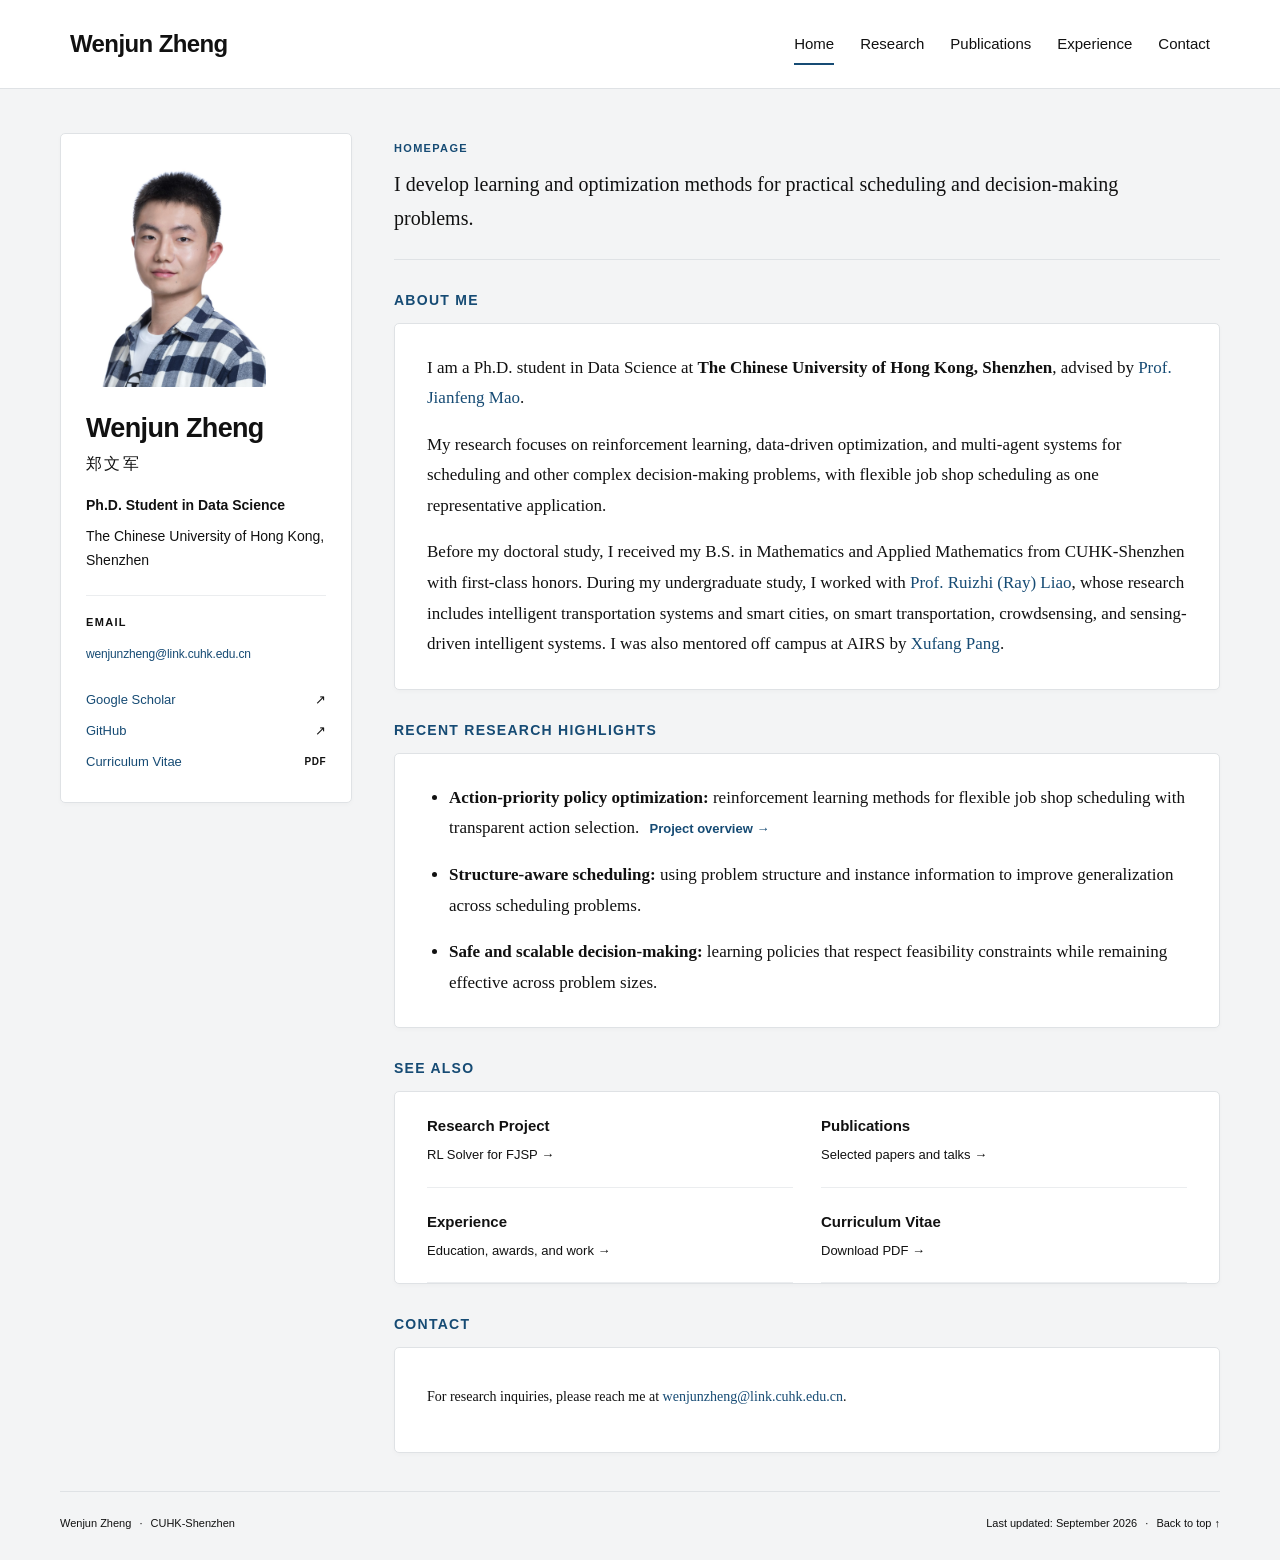
<file: index.html>
<!DOCTYPE html>
<html lang="en">
<head>
  <meta charset="UTF-8">
  <meta name="viewport" content="width=device-width, initial-scale=1.0">
  <meta name="description" content="Wenjun Zheng — Ph.D. student in Data Science at CUHK-Shenzhen, researching reinforcement learning, scheduling, and data-driven optimization.">
  <meta name="theme-color" content="#f4f5f6">
  <title>Wenjun Zheng | CUHK-Shenzhen</title>
  <link rel="stylesheet" href="styles.css?v=20260929">
</head>
<body class="homepage-page" id="top">
  <a class="skip-link" href="#main-content">Skip to content</a>
  <header class="site-header">
    <div class="header-inner">
      <a class="site-name" href="index.html">Wenjun Zheng</a>
      <nav class="site-nav" aria-label="Primary navigation">
        <a href="index.html" aria-current="page">Home</a>
        <a href="project-apdpo.html">Research</a>
        <a href="publications.html">Publications</a>
        <a href="experience.html">Experience</a>
        <a href="#contact">Contact</a>
      </nav>
    </div>
  </header>

  <div class="page-shell">
    <div class="site-layout">
      <aside class="profile-card" aria-label="Profile">
        <div class="profile-summary">
          <img class="profile-photo" src="assets/wenjun-zheng.jpg" alt="Portrait of Wenjun Zheng" width="180" height="225" fetchpriority="high">
          <div class="profile-identity">
            <h1 class="profile-name">Wenjun Zheng</h1>
            <p class="name-cn" lang="zh-CN">郑文军</p>
            <p class="profile-role">Ph.D. Student in Data Science</p>
            <p class="profile-affiliation">The Chinese University of Hong Kong, Shenzhen</p>
          </div>
        </div>
        <div class="profile-contact">
          <p class="eyebrow">Email</p>
          <a class="email-link" href="mailto:wenjunzheng@link.cuhk.edu.cn">wenjunzheng@link.cuhk.edu.cn</a>
        </div>
        <nav class="profile-links" aria-label="Academic profiles and CV">
          <a href="https://scholar.google.com/citations?user=0Aq3UvAAAAAJ&amp;hl=zh-CN" target="_blank" rel="noopener noreferrer">Google Scholar <span aria-hidden="true">↗</span></a>
          <a href="https://github.com/SimpleBoyGuy" target="_blank" rel="noopener noreferrer">GitHub <span aria-hidden="true">↗</span></a>
          <a href="assets/Wenjun_Zheng_CV.pdf" target="_blank" rel="noopener noreferrer">Curriculum Vitae <span class="link-format">PDF</span></a>
        </nav>
      </aside>

      <main class="main-content" id="main-content" tabindex="-1">
        <section class="home-intro homepage-intro" aria-labelledby="home-title">
          <h2 class="eyebrow" id="home-title">Homepage</h2>
          <p class="homepage-summary">I develop learning and optimization methods for practical scheduling and decision-making problems.</p>
        </section>

        <section class="content-section" id="about" aria-labelledby="about-title">
          <h2 class="section-label" id="about-title">About Me</h2>
          <div class="card section-card">
            <p>I am a Ph.D. student in Data Science at <strong>The Chinese University of Hong Kong, Shenzhen</strong>, advised by <a href="https://sds.cuhk.edu.cn/en/teacher/268" target="_blank" rel="noopener noreferrer">Prof. Jianfeng Mao</a>.</p>
            <p>My research focuses on reinforcement learning, data-driven optimization, and multi-agent systems for scheduling and other complex decision-making problems, with flexible job shop scheduling as one representative application.</p>
            <p>Before my doctoral study, I received my B.S. in Mathematics and Applied Mathematics from CUHK-Shenzhen with first-class honors. During my undergraduate study, I worked with <a href="https://myweb.cuhk.edu.cn/rzliao/Home/Index" target="_blank" rel="noopener noreferrer">Prof. Ruizhi (Ray) Liao</a>, whose research includes intelligent transportation systems and smart cities, on smart transportation, crowdsensing, and sensing-driven intelligent systems. I was also mentored off campus at AIRS by <a href="https://www.linkedin.com/in/%E6%97%AD%E8%8A%B3-%E5%BA%9E-0b11aa93/?locale=en" target="_blank" rel="noopener noreferrer">Xufang Pang</a>.</p>
          </div>
        </section>

        <section class="content-section" id="highlights" aria-labelledby="highlights-title">
          <h2 class="section-label" id="highlights-title">Recent Research Highlights</h2>
          <div class="card section-card">
            <ul class="highlight-list">
              <li><strong>Action-priority policy optimization:</strong> reinforcement learning methods for flexible job shop scheduling with transparent action selection. <a href="project-apdpo.html">Project overview →</a></li>
              <li><strong>Structure-aware scheduling:</strong> using problem structure and instance information to improve generalization across scheduling problems.</li>
              <li><strong>Safe and scalable decision-making:</strong> learning policies that respect feasibility constraints while remaining effective across problem sizes.</li>
            </ul>
          </div>
        </section>

        <section class="content-section" id="see-also" aria-labelledby="see-also-title">
          <h2 class="section-label" id="see-also-title">See Also</h2>
          <div class="card section-card see-also-grid">
            <a class="see-also-item" href="project-apdpo.html"><strong>Research Project</strong><span>RL Solver for FJSP →</span></a>
            <a class="see-also-item" href="publications.html"><strong>Publications</strong><span>Selected papers and talks →</span></a>
            <a class="see-also-item" href="experience.html"><strong>Experience</strong><span>Education, awards, and work →</span></a>
            <a class="see-also-item" href="assets/Wenjun_Zheng_CV.pdf" target="_blank" rel="noopener noreferrer"><strong>Curriculum Vitae</strong><span>Download PDF →</span></a>
          </div>
        </section>

        <section class="content-section" id="contact" aria-labelledby="contact-title">
          <h2 class="section-label" id="contact-title">Contact</h2>
          <div class="card section-card contact-card">
            <p>For research inquiries, please reach me at <a class="email-link" href="mailto:wenjunzheng@link.cuhk.edu.cn">wenjunzheng@link.cuhk.edu.cn</a>.</p>
          </div>
        </section>
      </main>
    </div>
    <footer class="site-footer">
      <p>Wenjun Zheng <span class="meta-separator">·</span> CUHK-Shenzhen</p>
      <p>Last updated: September 2026 <span class="meta-separator">·</span> <a href="#top">Back to top ↑</a></p>
    </footer>
  </div>
</body>
</html>
</file>
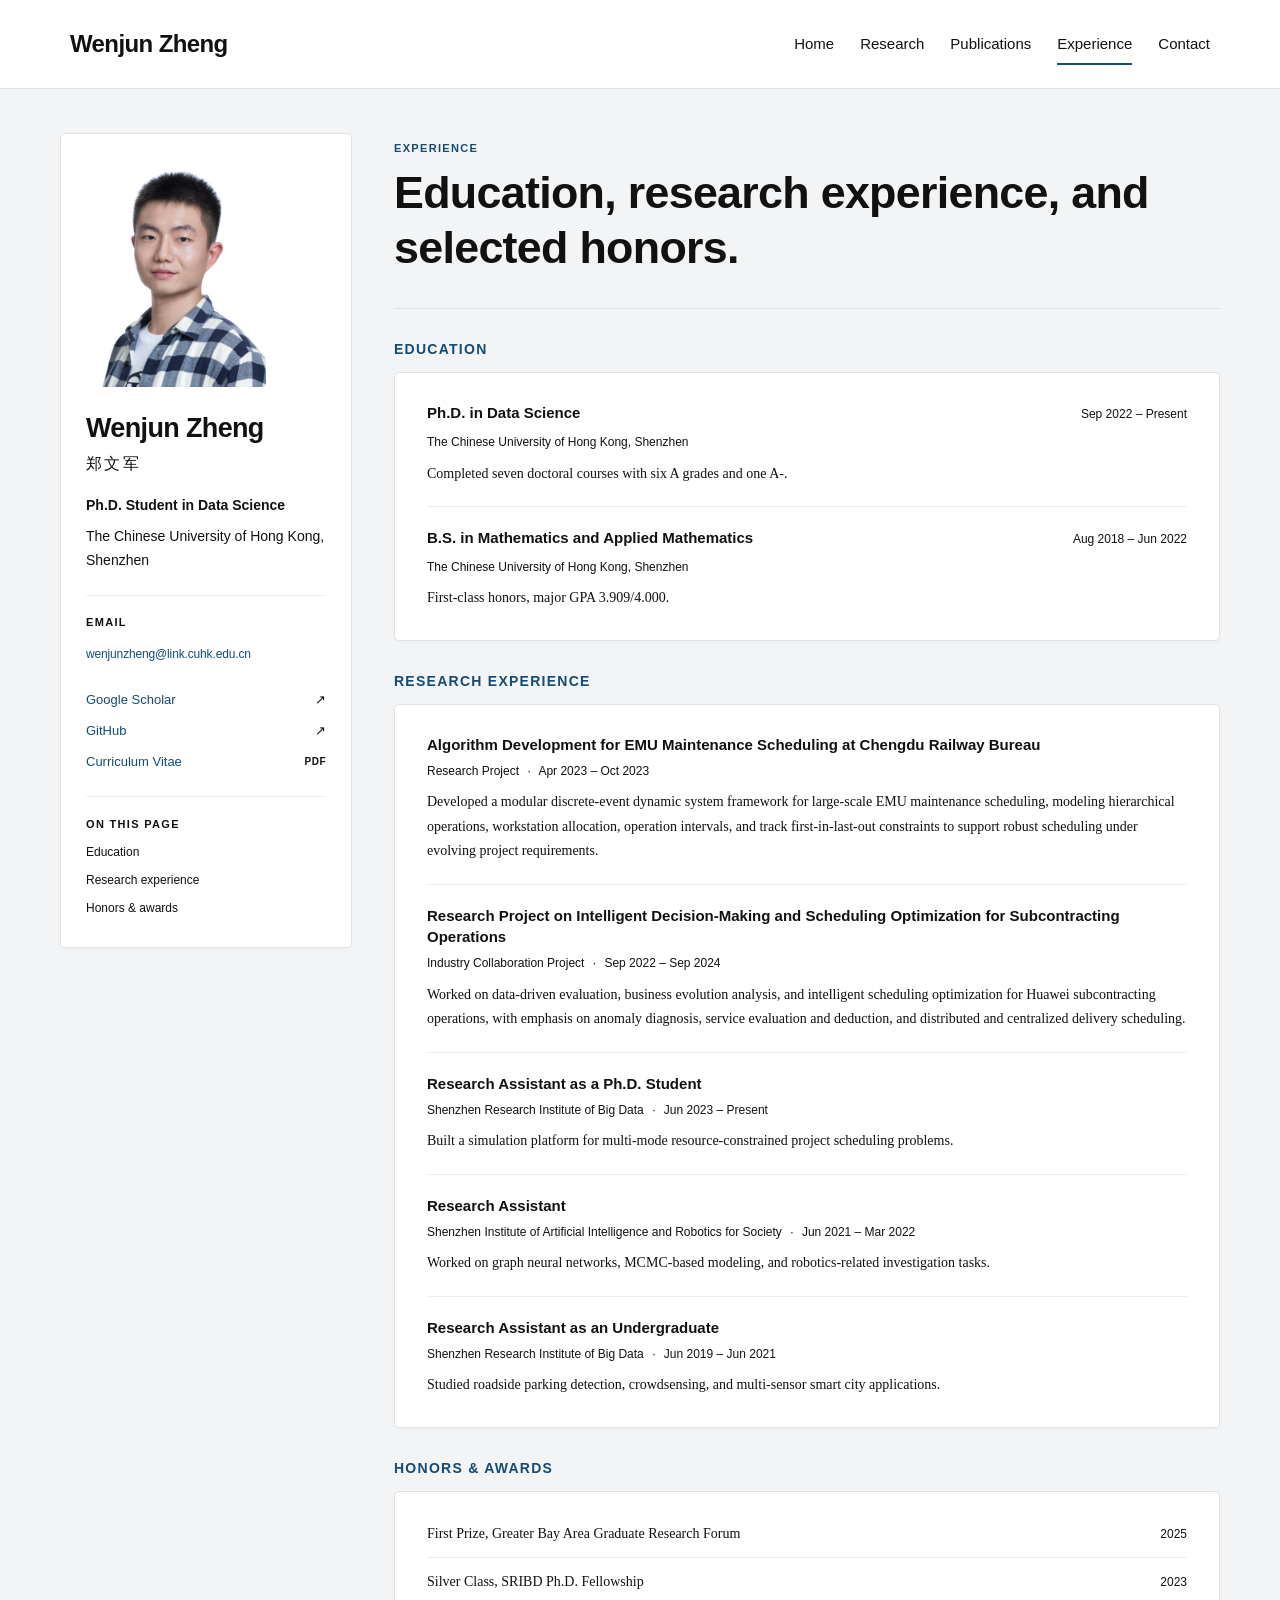
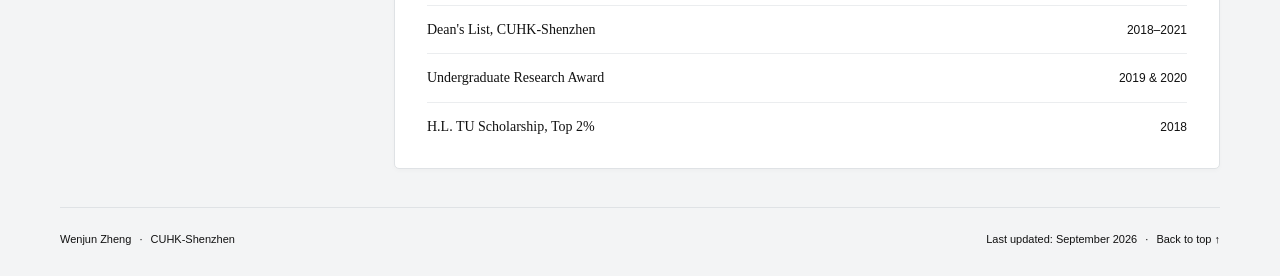
<file: experience.html>
<!DOCTYPE html>
<html lang="en">
<head>
  <meta charset="UTF-8">
  <meta name="viewport" content="width=device-width, initial-scale=1.0">
  <meta name="description" content="Education, research experience, and honors for Wenjun Zheng.">
  <title>Experience | Wenjun Zheng</title>
  <link rel="stylesheet" href="styles.css?v=20260929">
</head>
<body id="top">
  <a class="skip-link" href="#main-content">Skip to content</a>
  <header class="site-header">
    <div class="header-inner">
      <a class="site-name" href="index.html">Wenjun Zheng</a>
      <nav class="site-nav" aria-label="Primary navigation">
        <a href="index.html">Home</a>
        <a href="project-apdpo.html">Research</a>
        <a href="publications.html">Publications</a>
        <a href="experience.html" aria-current="page">Experience</a>
        <a href="index.html#contact">Contact</a>
      </nav>
    </div>
  </header>

  <div class="page-shell">
    <div class="site-layout">
      <aside class="profile-card" aria-label="Profile">
        <div class="profile-summary">
          <img class="profile-photo" src="assets/wenjun-zheng.jpg" alt="Portrait of Wenjun Zheng" width="180" height="225">
          <div class="profile-identity">
            <h1 class="profile-name">Wenjun Zheng</h1>
            <p class="name-cn" lang="zh-CN">郑文军</p>
            <p class="profile-role">Ph.D. Student in Data Science</p>
            <p class="profile-affiliation">The Chinese University of Hong Kong, Shenzhen</p>
          </div>
        </div>
        <div class="profile-contact"><p class="eyebrow">Email</p><a class="email-link" href="mailto:wenjunzheng@link.cuhk.edu.cn">wenjunzheng@link.cuhk.edu.cn</a></div>
        <nav class="profile-links" aria-label="Academic profiles and CV">
          <a href="https://scholar.google.com/citations?user=0Aq3UvAAAAAJ&amp;hl=zh-CN" target="_blank" rel="noopener noreferrer">Google Scholar <span aria-hidden="true">↗</span></a>
          <a href="https://github.com/SimpleBoyGuy" target="_blank" rel="noopener noreferrer">GitHub <span aria-hidden="true">↗</span></a>
          <a href="assets/Wenjun_Zheng_CV.pdf" target="_blank" rel="noopener noreferrer">Curriculum Vitae <span class="link-format">PDF</span></a>
        </nav>
        <nav class="profile-contents" aria-label="On this page">
          <p class="eyebrow">On this page</p>
          <a href="#education">Education</a>
          <a href="#experience">Research experience</a>
          <a href="#honors">Honors &amp; awards</a>
        </nav>
      </aside>

      <main class="main-content" id="main-content" tabindex="-1">
        <section class="home-intro" aria-labelledby="page-title">
          <p class="eyebrow">Experience</p>
          <h1 id="page-title">Education, research experience, and selected honors.</h1>
        </section>

        <section class="content-section" id="education" aria-labelledby="education-title">
          <h2 class="section-label" id="education-title">Education</h2>
          <div class="card section-card entry-list">
            <article class="entry">
              <div class="entry-heading"><h3>Ph.D. in Data Science</h3><p class="entry-date">Sep 2022 – Present</p></div>
              <p class="entry-affiliation">The Chinese University of Hong Kong, Shenzhen</p>
              <p>Completed seven doctoral courses with six A grades and one A-.</p>
            </article>
            <article class="entry">
              <div class="entry-heading"><h3>B.S. in Mathematics and Applied Mathematics</h3><p class="entry-date">Aug 2018 – Jun 2022</p></div>
              <p class="entry-affiliation">The Chinese University of Hong Kong, Shenzhen</p>
              <p>First-class honors, major GPA 3.909/4.000.</p>
            </article>
          </div>
        </section>

        <section class="content-section" id="experience" aria-labelledby="experience-title">
          <h2 class="section-label" id="experience-title">Research Experience</h2>
          <div class="card section-card entry-list">
            <article class="entry">
              <h3>Algorithm Development for EMU Maintenance Scheduling at Chengdu Railway Bureau</h3>
              <p class="entry-affiliation">Research Project <span class="meta-separator">·</span> Apr 2023 – Oct 2023</p>
              <p>Developed a modular discrete-event dynamic system framework for large-scale EMU maintenance scheduling, modeling hierarchical operations, workstation allocation, operation intervals, and track first-in-last-out constraints to support robust scheduling under evolving project requirements.</p>
            </article>
            <article class="entry">
              <h3>Research Project on Intelligent Decision-Making and Scheduling Optimization for Subcontracting Operations</h3>
              <p class="entry-affiliation">Industry Collaboration Project <span class="meta-separator">·</span> Sep 2022 – Sep 2024</p>
              <p>Worked on data-driven evaluation, business evolution analysis, and intelligent scheduling optimization for Huawei subcontracting operations, with emphasis on anomaly diagnosis, service evaluation and deduction, and distributed and centralized delivery scheduling.</p>
            </article>
            <article class="entry">
              <h3>Research Assistant as a Ph.D. Student</h3>
              <p class="entry-affiliation">Shenzhen Research Institute of Big Data <span class="meta-separator">·</span> Jun 2023 – Present</p>
              <p>Built a simulation platform for multi-mode resource-constrained project scheduling problems.</p>
            </article>
            <article class="entry">
              <h3>Research Assistant</h3>
              <p class="entry-affiliation">Shenzhen Institute of Artificial Intelligence and Robotics for Society <span class="meta-separator">·</span> Jun 2021 – Mar 2022</p>
              <p>Worked on graph neural networks, MCMC-based modeling, and robotics-related investigation tasks.</p>
            </article>
            <article class="entry">
              <h3>Research Assistant as an Undergraduate</h3>
              <p class="entry-affiliation">Shenzhen Research Institute of Big Data <span class="meta-separator">·</span> Jun 2019 – Jun 2021</p>
              <p>Studied roadside parking detection, crowdsensing, and multi-sensor smart city applications.</p>
            </article>
          </div>
        </section>

        <section class="content-section" id="honors" aria-labelledby="honors-title">
          <h2 class="section-label" id="honors-title">Honors &amp; Awards</h2>
          <div class="card section-card">
            <ul class="dated-list">
              <li><span>First Prize, Greater Bay Area Graduate Research Forum</span><span class="list-date">2025</span></li>
              <li><span>Silver Class, SRIBD Ph.D. Fellowship</span><span class="list-date">2023</span></li>
              <li><span>Dean's List, CUHK-Shenzhen</span><span class="list-date">2018–2021</span></li>
              <li><span>Undergraduate Research Award</span><span class="list-date">2019 &amp; 2020</span></li>
              <li><span>H.L. TU Scholarship, Top 2%</span><span class="list-date">2018</span></li>
            </ul>
          </div>
        </section>
      </main>
    </div>
    <footer class="site-footer">
      <p>Wenjun Zheng <span class="meta-separator">·</span> CUHK-Shenzhen</p>
      <p>Last updated: September 2026 <span class="meta-separator">·</span> <a href="#top">Back to top ↑</a></p>
    </footer>
  </div>
</body>
</html>
</file>
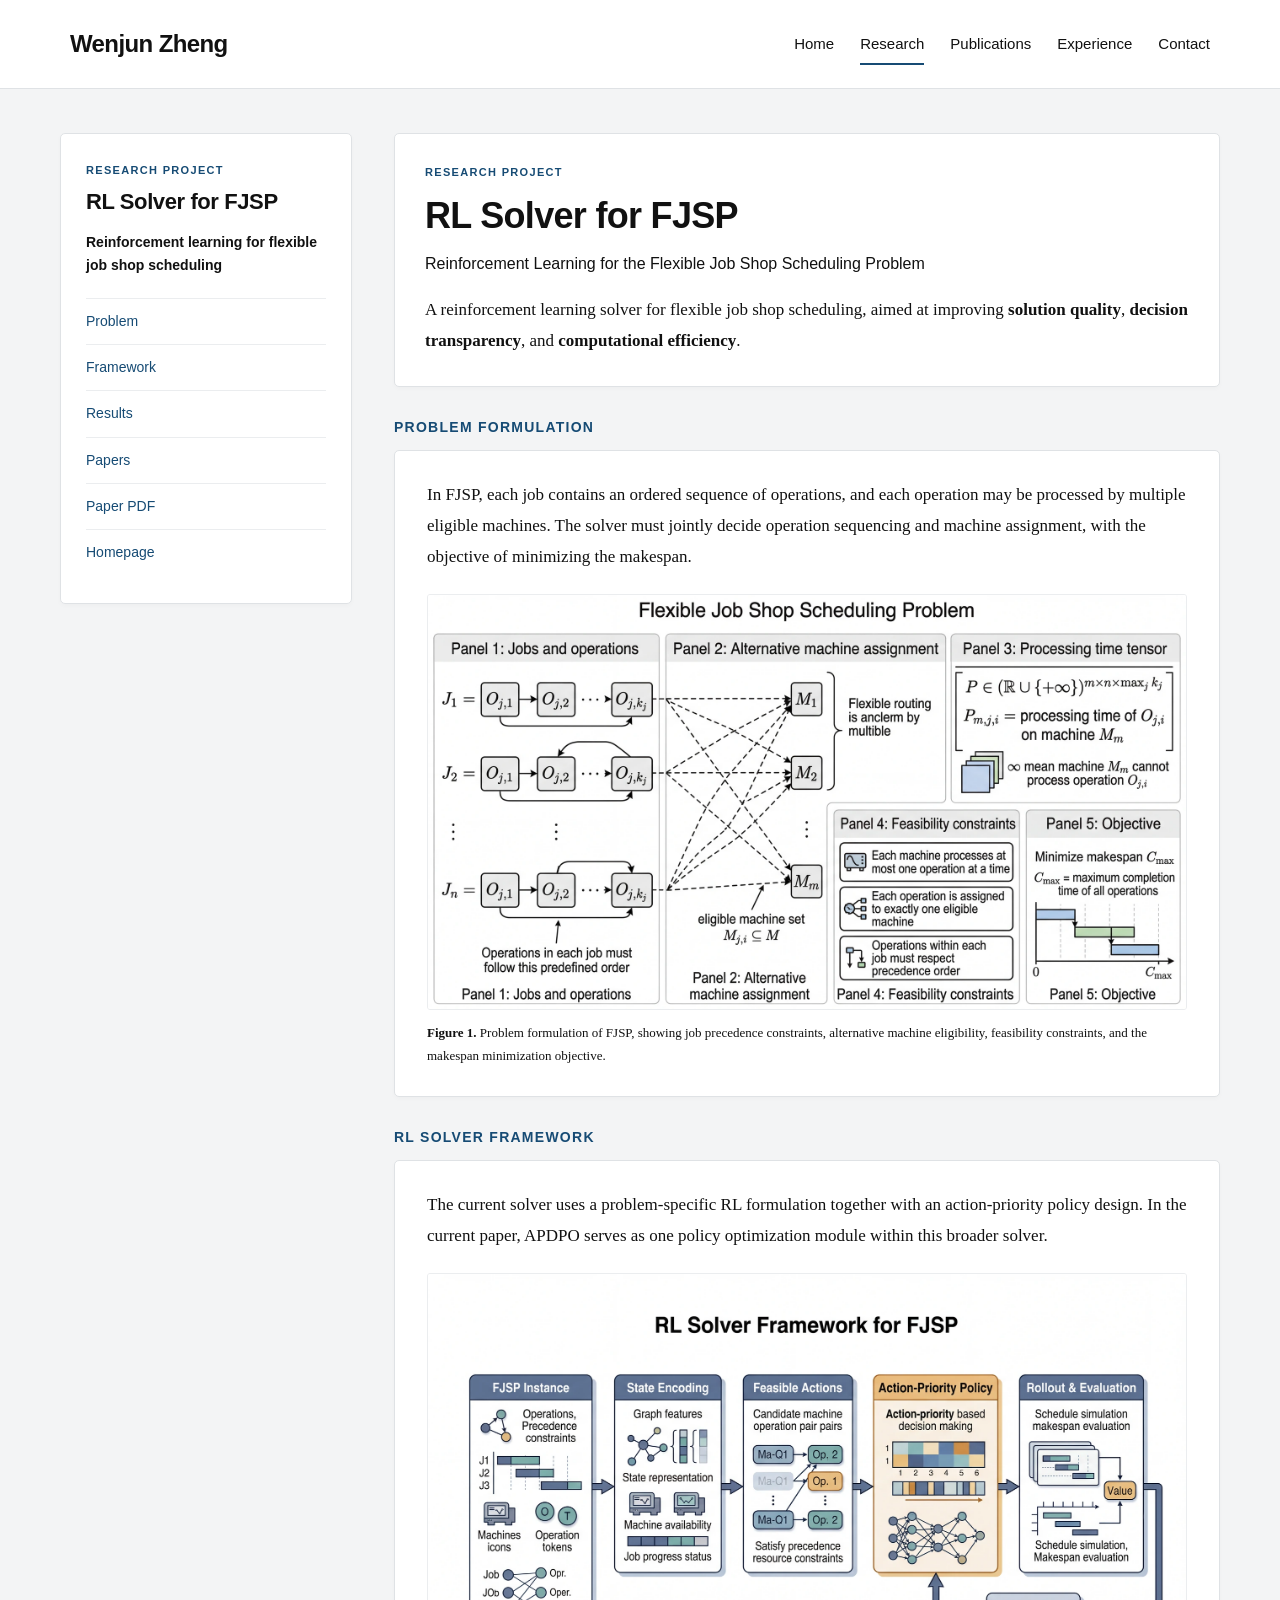
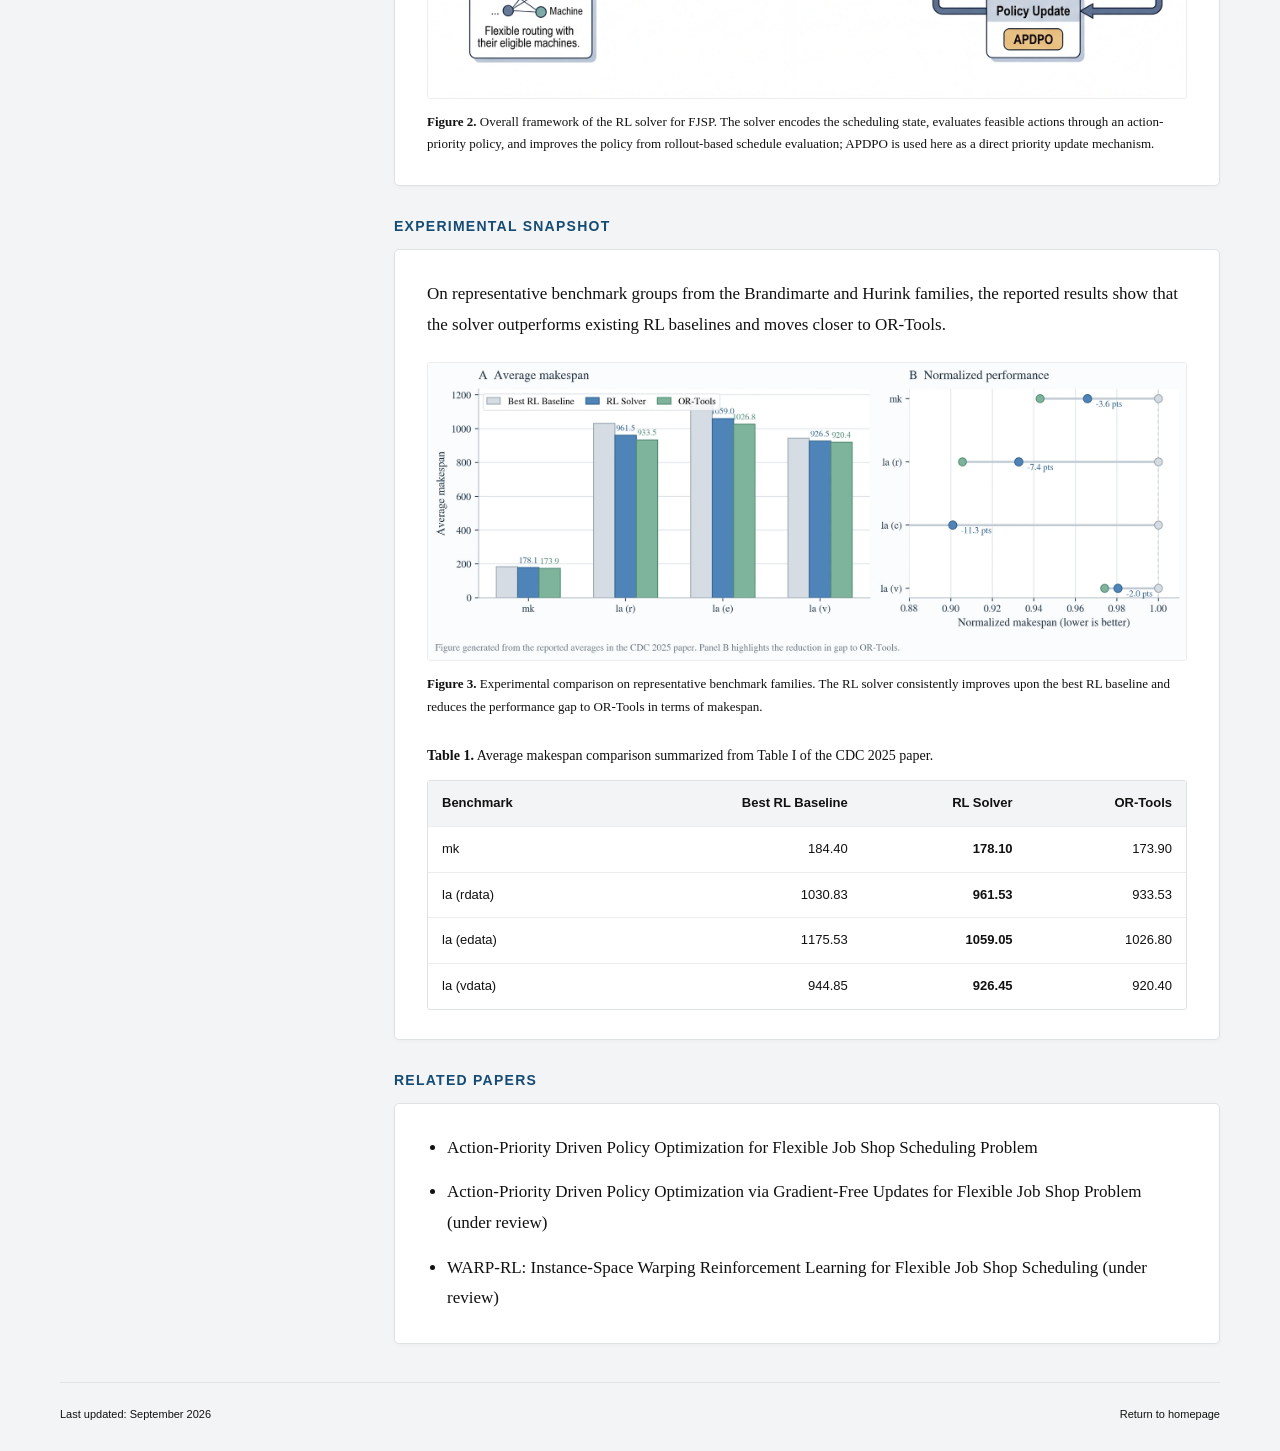
<file: project-apdpo.html>
<!DOCTYPE html>
<html lang="en">
<head>
  <meta charset="UTF-8">
  <meta name="viewport" content="width=device-width, initial-scale=1.0">
  <title>RL Solver for FJSP | Wenjun Zheng</title>
  <meta
    name="description"
    content="Research project page for a reinforcement learning solver for the Flexible Job Shop Scheduling Problem by Wenjun Zheng."
  >
  <link rel="stylesheet" href="styles.css?v=20260929">
</head>
<body class="project-page">
  <a class="skip-link" href="#main-content">Skip to main content</a>
  <header class="site-header">
    <div class="header-inner">
      <a class="site-name" href="index.html">Wenjun Zheng</a>
      <nav class="site-nav" aria-label="Primary navigation">
        <a href="index.html">Home</a>
        <a href="project-apdpo.html" aria-current="page">Research</a>
        <a href="publications.html">Publications</a>
        <a href="experience.html">Experience</a>
        <a href="index.html#contact">Contact</a>
      </nav>
    </div>
  </header>
  <div class="page-shell">
    <div class="site-layout">
      <aside class="profile-card project-sidebar">
        <p class="eyebrow">Research Project</p>
        <h2 class="sidebar-title">RL Solver for FJSP</h2>
        <p class="profile-role">Reinforcement learning for flexible job shop scheduling</p>
        <nav class="sidebar-links" aria-label="Project sections and resources">
          <a href="#problem">Problem</a>
          <a href="#framework">Framework</a>
          <a href="#results">Results</a>
          <a href="#papers">Papers</a>
          <a href="assets/APDPO_CDC2025.pdf" target="_blank" rel="noreferrer">Paper PDF</a>
          <a href="index.html">Homepage</a>
        </nav>
      </aside>

      <main id="main-content" class="main-content" tabindex="-1">
        <section class="card project-intro" aria-labelledby="project-title">
          <p class="eyebrow">Research Project</p>
          <h1 id="project-title" class="project-title">RL Solver for FJSP</h1>
          <p class="subtitle">
            Reinforcement Learning for the Flexible Job Shop Scheduling Problem
          </p>
          <p class="intro">
            A reinforcement learning solver for flexible job shop scheduling, aimed at improving
            <strong>solution quality</strong>, <strong>decision transparency</strong>, and
            <strong>computational efficiency</strong>.
          </p>
        </section>

        <section class="content-section" id="problem">
          <h2 class="section-label">Problem Formulation</h2>
          <div class="card section-card">
            <p>
              In FJSP, each job contains an ordered sequence of operations, and each operation may be processed by
              multiple eligible machines. The solver must jointly decide operation sequencing and machine assignment,
              with the objective of minimizing the makespan.
            </p>
            <figure class="paper-figure">
              <a href="assets/FJSP.png" target="_blank" rel="noopener noreferrer" aria-label="Open full-size FJSP problem illustration">
              <img
                src="assets/FJSP.webp"
                alt="Flexible job shop scheduling problem illustration"
                class="figure-image figure-image-problem"
                width="1800"
                height="982"
                loading="lazy"
                decoding="async"
              >
              </a>
              <figcaption class="figure-caption">
                <strong>Figure 1.</strong> Problem formulation of FJSP, showing job precedence constraints,
                alternative machine eligibility, feasibility constraints, and the makespan minimization objective.
              </figcaption>
            </figure>
          </div>
        </section>

        <section class="content-section" id="framework">
          <h2 class="section-label">RL Solver Framework</h2>
          <div class="card section-card">
            <p>
              The current solver uses a problem-specific RL formulation together with an action-priority policy
              design. In the current paper, APDPO serves as one policy optimization module within this broader solver.
            </p>
            <figure class="paper-figure">
              <a href="assets/framework.png" target="_blank" rel="noopener noreferrer" aria-label="Open full-size RL solver framework">
              <img
                src="assets/framework.webp"
                alt="RL solver framework for flexible job shop scheduling"
                class="figure-image figure-image-framework"
                width="1800"
                height="1005"
                loading="lazy"
                decoding="async"
              >
              </a>
              <figcaption class="figure-caption">
                <strong>Figure 2.</strong> Overall framework of the RL solver for FJSP. The solver encodes the
                scheduling state, evaluates feasible actions through an action-priority policy, and improves the policy
                from rollout-based schedule evaluation; APDPO is used here as a direct priority update mechanism.
              </figcaption>
            </figure>
          </div>
        </section>

        <section class="content-section" id="results">
          <h2 class="section-label">Experimental Snapshot</h2>
          <div class="card section-card">
            <p>
              On representative benchmark groups from the Brandimarte and Hurink families, the reported results show
              that the solver outperforms existing RL baselines and moves closer to OR-Tools.
            </p>
            <figure class="paper-figure">
              <a href="assets/benchmark-comparison.png" target="_blank" rel="noopener noreferrer" aria-label="Open full-size benchmark comparison">
              <img
                src="assets/benchmark-comparison.webp"
                alt="Benchmark comparison plot generated from the CDC 2025 results"
                class="figure-image figure-image-results"
                width="1800"
                height="705"
                loading="lazy"
                decoding="async"
              >
              </a>
              <figcaption class="figure-caption">
                <strong>Figure 3.</strong> Experimental comparison on representative benchmark families. The RL solver
                consistently improves upon the best RL baseline and reduces the performance gap to OR-Tools in terms of
                makespan.
              </figcaption>
            </figure>

            <p class="table-caption">
              <strong>Table 1.</strong> Average makespan comparison summarized from Table I of the CDC 2025 paper.
            </p>
            <div class="table-wrap" tabindex="0" role="region" aria-label="Benchmark comparison table; scroll horizontally on small screens">
              <table class="benchmark-table">
                <caption class="sr-only">Average makespan comparison for representative FJSP benchmark families</caption>
                <thead>
                  <tr>
                    <th scope="col">Benchmark</th>
                    <th scope="col">Best RL Baseline</th>
                    <th scope="col">RL Solver</th>
                    <th scope="col">OR-Tools</th>
                  </tr>
                </thead>
                <tbody>
                  <tr>
                    <td>mk</td>
                    <td>184.40</td>
                    <td><strong>178.10</strong></td>
                    <td>173.90</td>
                  </tr>
                  <tr>
                    <td>la (rdata)</td>
                    <td>1030.83</td>
                    <td><strong>961.53</strong></td>
                    <td>933.53</td>
                  </tr>
                  <tr>
                    <td>la (edata)</td>
                    <td>1175.53</td>
                    <td><strong>1059.05</strong></td>
                    <td>1026.80</td>
                  </tr>
                  <tr>
                    <td>la (vdata)</td>
                    <td>944.85</td>
                    <td><strong>926.45</strong></td>
                    <td>920.40</td>
                  </tr>
                </tbody>
              </table>
            </div>
          </div>
        </section>

        <section class="content-section" id="papers">
          <h2 class="section-label">Related Papers</h2>
          <div class="card section-card">
            <ul class="plain-list">
              <li>Action-Priority Driven Policy Optimization for Flexible Job Shop Scheduling Problem</li>
              <li>Action-Priority Driven Policy Optimization via Gradient-Free Updates for Flexible Job Shop Problem (under review)</li>
              <li>WARP-RL: Instance-Space Warping Reinforcement Learning for Flexible Job Shop Scheduling (under review)</li>
            </ul>
          </div>
        </section>
      </main>
    </div>
    <footer class="site-footer">
      <p>Last updated: September 2026</p>
      <p><a href="index.html">Return to homepage</a></p>
    </footer>
  </div>
</body>
</html>
</file>
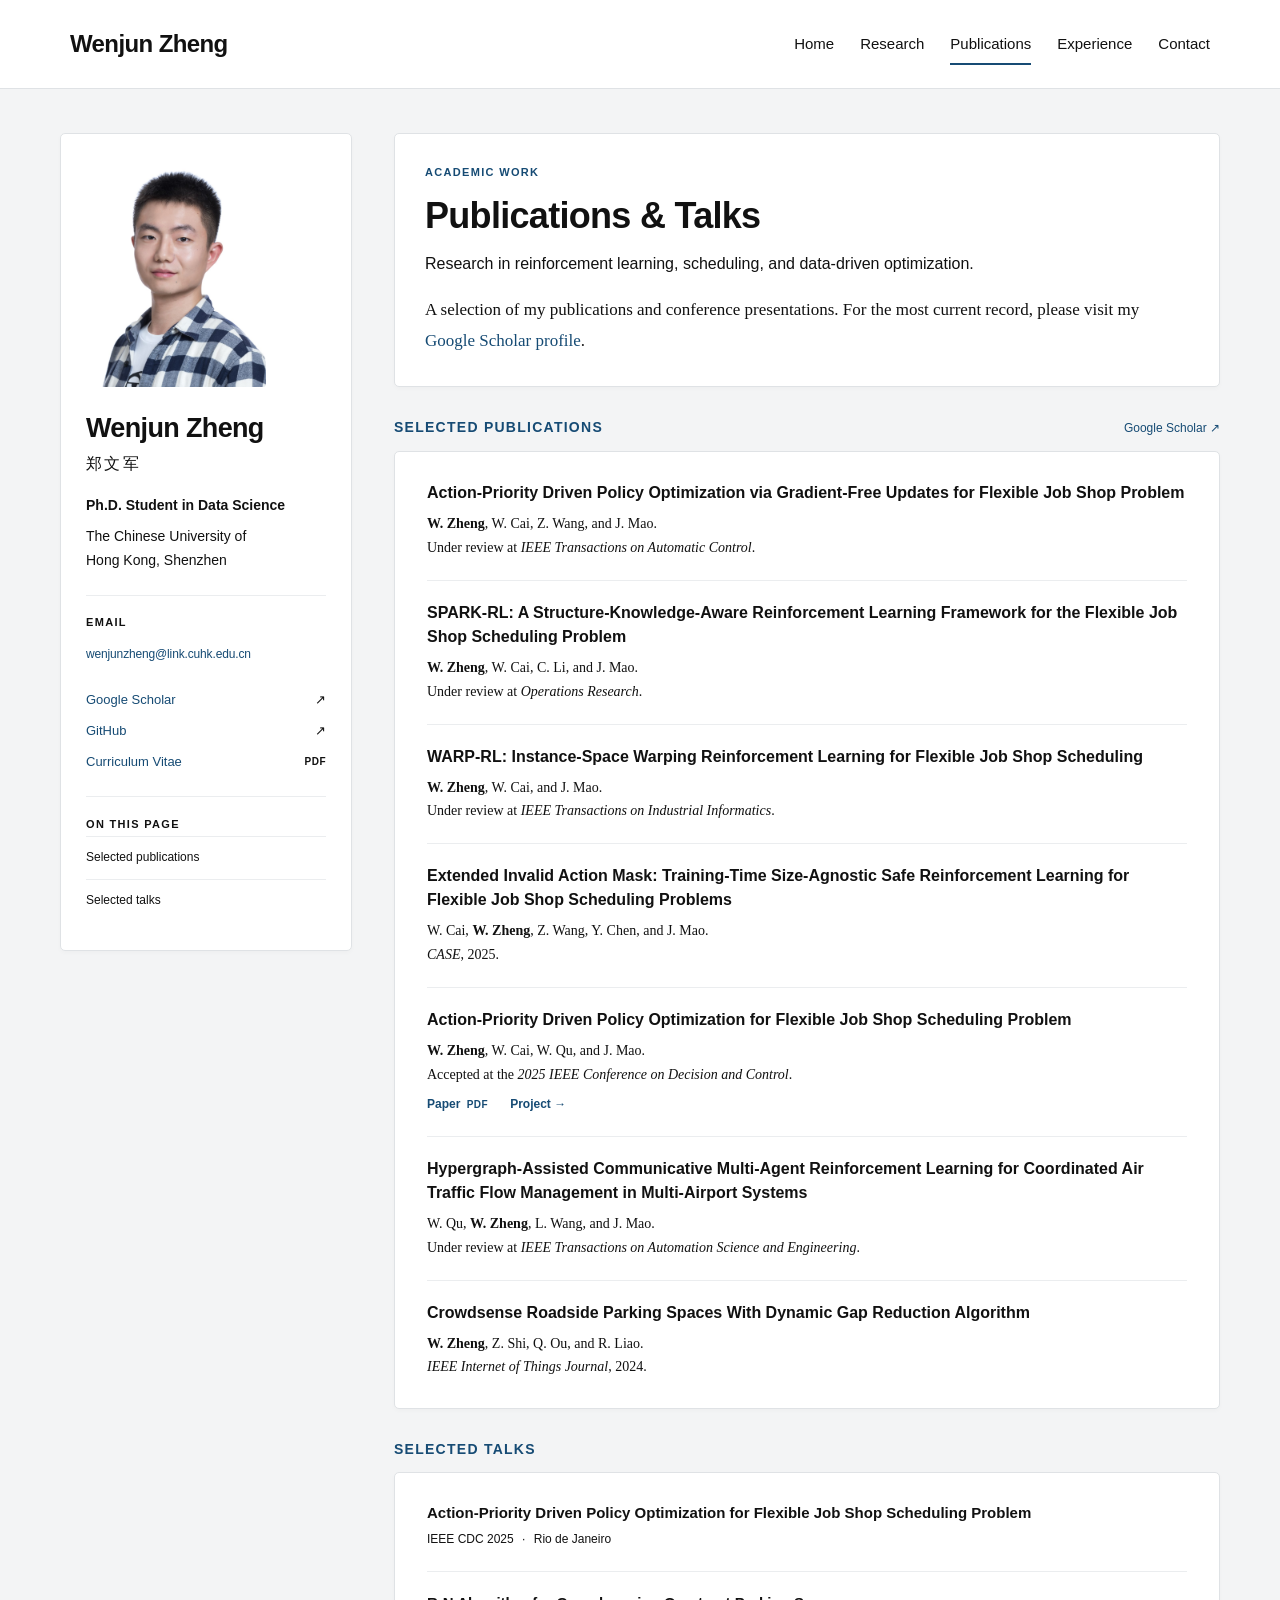
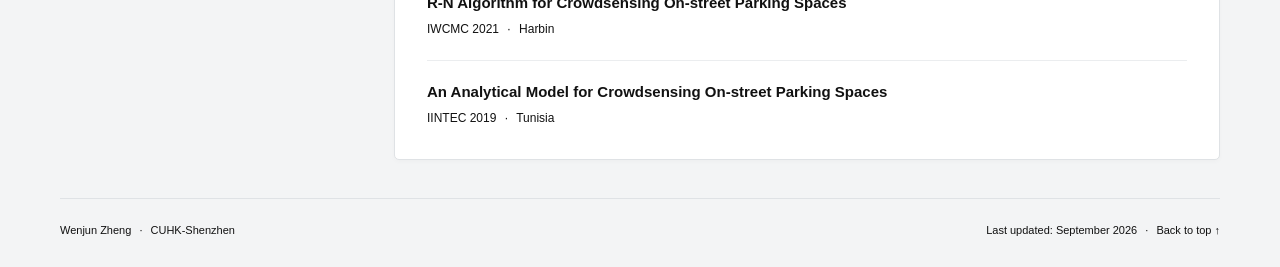
<file: publications.html>
<!DOCTYPE html>
<html lang="en">
<head>
  <meta charset="UTF-8">
  <meta name="viewport" content="width=device-width, initial-scale=1.0">
  <meta
    name="description"
    content="Publications and selected talks by Wenjun Zheng, a Ph.D. student in Data Science at CUHK-Shenzhen."
  >
  <meta name="theme-color" content="#f3f4f5">
  <title>Publications | Wenjun Zheng</title>
  <link rel="stylesheet" href="styles.css?v=20260929">
</head>
<body class="publications-page" id="top">
  <a class="skip-link" href="#main-content">Skip to content</a>
  <header class="site-header">
    <div class="header-inner">
      <a class="site-name" href="index.html">Wenjun Zheng</a>
      <nav class="site-nav" aria-label="Primary navigation">
        <a href="index.html">Home</a>
        <a href="project-apdpo.html">Research</a>
        <a href="publications.html" aria-current="page">Publications</a>
        <a href="experience.html">Experience</a>
        <a href="index.html#contact">Contact</a>
      </nav>
    </div>
  </header>

  <div class="page-shell">
    <div class="site-layout">
      <aside class="profile-card" aria-label="Profile">
        <div class="profile-summary">
          <img class="profile-photo" src="assets/wenjun-zheng.jpg" alt="Portrait of Wenjun Zheng" width="180" height="225" fetchpriority="high">
          <div class="profile-identity">
            <h2 class="profile-name">Wenjun Zheng</h2>
            <p class="name-cn" lang="zh-CN">郑文军</p>
            <p class="profile-role">Ph.D. Student in Data Science</p>
            <p class="profile-affiliation">The Chinese University of<br class="desktop-break"> Hong Kong, Shenzhen</p>
          </div>
        </div>
        <div class="profile-contact">
          <p class="eyebrow">Email</p>
          <a class="email-link" href="mailto:wenjunzheng@link.cuhk.edu.cn">wenjunzheng@link.cuhk.edu.cn</a>
        </div>
        <nav class="profile-links" aria-label="Academic profiles and CV">
          <a href="https://scholar.google.com/citations?user=0Aq3UvAAAAAJ&amp;hl=zh-CN" target="_blank" rel="noopener noreferrer">Google Scholar <span aria-hidden="true">↗</span></a>
          <a href="https://github.com/SimpleBoyGuy" target="_blank" rel="noopener noreferrer">GitHub <span aria-hidden="true">↗</span></a>
          <a href="assets/Wenjun_Zheng_CV.pdf" target="_blank" rel="noopener noreferrer">Curriculum Vitae <span class="link-format">PDF</span></a>
        </nav>
        <nav class="profile-contents sidebar-links" aria-label="On this page">
          <p class="eyebrow">On this page</p>
          <a href="#publications">Selected publications</a>
          <a href="#talks">Selected talks</a>
        </nav>
      </aside>

      <main class="main-content" id="main-content" tabindex="-1">
        <section class="card project-intro" aria-labelledby="page-title">
          <p class="eyebrow">Academic Work</p>
          <h1 class="project-title" id="page-title">Publications &amp; Talks</h1>
          <p class="subtitle">Research in reinforcement learning, scheduling, and data-driven optimization.</p>
          <p class="intro">A selection of my publications and conference presentations. For the most current record, please visit my <a href="https://scholar.google.com/citations?user=0Aq3UvAAAAAJ&amp;hl=zh-CN" target="_blank" rel="noopener noreferrer">Google Scholar profile</a>.</p>
        </section>

        <section class="content-section" id="publications" aria-labelledby="publications-title">
          <div class="section-heading">
            <h2 class="section-label" id="publications-title">Selected Publications</h2>
            <a class="section-link" href="https://scholar.google.com/citations?user=0Aq3UvAAAAAJ&amp;hl=zh-CN" target="_blank" rel="noopener noreferrer">Google Scholar <span aria-hidden="true">↗</span></a>
          </div>
          <div class="card section-card publication-list">
            <article class="publication">
              <h3 class="pub-title">Action-Priority Driven Policy Optimization via Gradient-Free Updates for Flexible Job Shop Problem</h3>
              <p class="pub-authors"><strong>W. Zheng</strong>, W. Cai, Z. Wang, and J. Mao.</p>
              <p class="pub-venue">Under review at <em>IEEE Transactions on Automatic Control</em>.</p>
            </article>
            <article class="publication">
              <h3 class="pub-title">SPARK-RL: A Structure-Knowledge-Aware Reinforcement Learning Framework for the Flexible Job Shop Scheduling Problem</h3>
              <p class="pub-authors"><strong>W. Zheng</strong>, W. Cai, C. Li, and J. Mao.</p>
              <p class="pub-venue">Under review at <em>Operations Research</em>.</p>
            </article>
            <article class="publication">
              <h3 class="pub-title">WARP-RL: Instance-Space Warping Reinforcement Learning for Flexible Job Shop Scheduling</h3>
              <p class="pub-authors"><strong>W. Zheng</strong>, W. Cai, and J. Mao.</p>
              <p class="pub-venue">Under review at <em>IEEE Transactions on Industrial Informatics</em>.</p>
            </article>
            <article class="publication">
              <h3 class="pub-title">Extended Invalid Action Mask: Training-Time Size-Agnostic Safe Reinforcement Learning for Flexible Job Shop Scheduling Problems</h3>
              <p class="pub-authors">W. Cai, <strong>W. Zheng</strong>, Z. Wang, Y. Chen, and J. Mao.</p>
              <p class="pub-venue"><em>CASE</em>, 2025.</p>
            </article>
            <article class="publication">
              <h3 class="pub-title"><a href="project-apdpo.html">Action-Priority Driven Policy Optimization for Flexible Job Shop Scheduling Problem</a></h3>
              <p class="pub-authors"><strong>W. Zheng</strong>, W. Cai, W. Qu, and J. Mao.</p>
              <p class="pub-venue">Accepted at the <em>2025 IEEE Conference on Decision and Control</em>.</p>
              <div class="text-links pub-links">
                <a href="assets/APDPO_CDC2025.pdf" target="_blank" rel="noopener noreferrer">Paper <span class="link-format">PDF</span></a>
                <a href="project-apdpo.html">Project <span aria-hidden="true">→</span></a>
              </div>
            </article>
            <article class="publication">
              <h3 class="pub-title">Hypergraph-Assisted Communicative Multi-Agent Reinforcement Learning for Coordinated Air Traffic Flow Management in Multi-Airport Systems</h3>
              <p class="pub-authors">W. Qu, <strong>W. Zheng</strong>, L. Wang, and J. Mao.</p>
              <p class="pub-venue">Under review at <em>IEEE Transactions on Automation Science and Engineering</em>.</p>
            </article>
            <article class="publication">
              <h3 class="pub-title">Crowdsense Roadside Parking Spaces With Dynamic Gap Reduction Algorithm</h3>
              <p class="pub-authors"><strong>W. Zheng</strong>, Z. Shi, Q. Ou, and R. Liao.</p>
              <p class="pub-venue"><em>IEEE Internet of Things Journal</em>, 2024.</p>
            </article>
          </div>
        </section>

        <section class="content-section" id="talks" aria-labelledby="talks-title">
          <h2 class="section-label" id="talks-title">Selected Talks</h2>
          <div class="card section-card entry-list">
            <article class="entry">
              <h3>Action-Priority Driven Policy Optimization for Flexible Job Shop Scheduling Problem</h3>
              <p class="entry-affiliation">IEEE CDC 2025 <span class="meta-separator">·</span> Rio de Janeiro</p>
            </article>
            <article class="entry">
              <h3>R-N Algorithm for Crowdsensing On-street Parking Spaces</h3>
              <p class="entry-affiliation">IWCMC 2021 <span class="meta-separator">·</span> Harbin</p>
            </article>
            <article class="entry">
              <h3>An Analytical Model for Crowdsensing On-street Parking Spaces</h3>
              <p class="entry-affiliation">IINTEC 2019 <span class="meta-separator">·</span> Tunisia</p>
            </article>
          </div>
        </section>
      </main>
    </div>
    <footer class="site-footer">
      <p>Wenjun Zheng <span class="meta-separator">·</span> CUHK-Shenzhen</p>
      <p>Last updated: September 2026 <span class="meta-separator">·</span> <a href="#top">Back to top ↑</a></p>
    </footer>
  </div>
</body>
</html>
</file>
<file: styles.css>
:root {
  color-scheme: light;
  --background: #f3f4f5;
  --paper: #ffffff;
  --text: #111111;
  --heading: #111111;
  --muted: var(--text);
  --accent: #164b74;
  --link: #164b74;
  --line: #dfe2e5;
  --soft-line: #ebedef;
  --sans: -apple-system, BlinkMacSystemFont, "Segoe UI", Arial, "Microsoft YaHei", sans-serif;
  --serif: Charter, "Bitstream Charter", "Sitka Text", Cambria, Georgia, serif;
}

* { box-sizing: border-box; }
html { scroll-behavior: smooth; scroll-padding-top: 24px; }
body { margin: 0; background: var(--background); color: var(--text); font: 17px/1.8 var(--serif); }
img { display: block; max-width: 100%; }
a { color: var(--link); text-decoration: none; text-underline-offset: 3px; }
a:hover { text-decoration: underline; }
a:focus-visible { outline: 2px solid var(--accent); outline-offset: 5px; border-radius: 2px; }
p { margin: 0 0 16px; }
p:last-child { margin-bottom: 0; }
h1, h2, h3 { color: var(--heading); font-family: var(--sans); line-height: 1.4; }
h1, h2, h3, figure { margin: 0; }
h3 { font-size: 17px; font-weight: 600; }
strong { font-weight: 700; }
section[id], main[id] { scroll-margin-top: 24px; }

.skip-link { position: absolute; z-index: 10; left: 20px; top: -80px; padding: 10px 16px; color: var(--heading); background: white; border: 2px solid var(--accent); font-family: var(--sans); }
.skip-link:focus { top: 10px; }
.sr-only { position: absolute; width: 1px; height: 1px; padding: 0; overflow: hidden; clip-path: inset(50%); white-space: nowrap; border: 0; }

.site-header { background: var(--paper); border-bottom: 1px solid var(--line); }
.header-inner { width: min(1140px, calc(100% - 64px)); min-height: 88px; margin: 0 auto; display: flex; align-items: center; justify-content: space-between; gap: 20px 40px; }
.site-name { font: 700 24px/1.4 var(--sans); letter-spacing: -.6px; color: var(--heading); white-space: nowrap; }
.site-name:hover { text-decoration: none; }
.site-nav { display: flex; flex-wrap: wrap; align-items: center; gap: 8px 26px; font: 500 15px/1.5 var(--sans); }
.site-nav a { padding: 10px 0 8px; color: var(--text); border-bottom: 2px solid transparent; }
.site-nav a:hover, .site-nav a[aria-current="page"] { color: var(--heading); border-bottom-color: var(--accent); text-decoration: none; }
.page-shell { width: min(1160px, calc(100% - 64px)); margin: 0 auto; padding: 44px 0 26px; }
.site-layout { display: grid; grid-template-columns: 292px minmax(0, 1fr); gap: 42px; align-items: start; }
.main-content { min-width: 0; }
.card, .profile-card { background: var(--paper); border: 1px solid var(--line); border-radius: 5px; box-shadow: 0 2px 5px rgba(25, 39, 52, .025); }
.profile-card { padding: 28px 25px; position: sticky; top: 28px; font-family: var(--sans); }
.profile-photo { width: 180px; height: 225px; object-fit: cover; object-position: center 28%; border-radius: 3px; margin-bottom: 23px; }
.profile-name { font-size: 27px; letter-spacing: -.65px; font-weight: 700; }
.name-cn { margin: 2px 0 15px; font-size: 16px; color: var(--muted); letter-spacing: .15em; }
.profile-role { margin-bottom: 9px; font-size: 14px; line-height: 1.6; color: var(--heading); font-weight: 600; }
.profile-affiliation { color: var(--muted); font-size: 14px; line-height: 1.7; }
.profile-contact { margin-top: 22px; padding-top: 18px; border-top: 1px solid var(--soft-line); }
.eyebrow { color: var(--accent); font: 700 11px/1.5 var(--sans); letter-spacing: .12em; text-transform: uppercase; margin: 0 0 8px; }
.profile-contact .eyebrow { color: var(--heading); }
.email-link { overflow-wrap: anywhere; }
.profile-contact .email-link { font-size: 12px; letter-spacing: -.15px; }
.profile-links { display: grid; gap: 8px; margin-top: 19px; font-size: 13px; }
.profile-links a { display: flex; gap: 10px; align-items: center; justify-content: space-between; }
.profile-links a > span { color: var(--muted); }
.link-format { font: 600 10px/1.4 var(--sans); letter-spacing: .05em; }
.profile-contents { display: grid; gap: 6px; margin-top: 22px; padding-top: 19px; border-top: 1px solid var(--soft-line); }
.profile-contents .eyebrow { margin-bottom: 4px; color: var(--muted); }
.profile-contents a { color: var(--muted); font-size: 12px; }

.content-section + .content-section { margin-top: 30px; }
.section-label { font: 700 14px/1.5 var(--sans); letter-spacing: .09em; color: var(--accent); text-transform: uppercase; margin: 0 0 12px; }
.section-card { padding: 29px 32px; }
.home-intro { padding: 7px 0 32px; border-bottom: 1px solid var(--line); }
.home-intro h1 { max-width: 780px; color: var(--heading); font: 600 clamp(2rem, 4vw, 2.8rem)/1.25 var(--sans); letter-spacing: -.7px; }
.homepage-intro { padding: 7px 0 24px; }
.homepage-summary { max-width: 38em; margin: 10px 0 0; font: 400 20px/1.7 var(--serif); color: var(--text); }
.home-intro + .content-section { margin-top: 30px; }
.highlight-list { margin: 0; padding-left: 22px; }
.highlight-list li + li { margin-top: 16px; }
.highlight-list a { margin-left: 6px; font: 600 13px/1.6 var(--sans); }
.see-also-grid { display: grid; grid-template-columns: 1fr 1fr; gap: 0 28px; padding-top: 0; padding-bottom: 0; }
.see-also-item { display: flex; flex-direction: column; gap: 4px; padding: 20px 0; border-bottom: 1px solid var(--soft-line); font-family: var(--sans); }
.see-also-item strong { color: var(--heading); font-size: 15px; }
.see-also-item span { color: var(--muted); font-size: 13px; }
.card-title { font-size: 22px; font-weight: 650; margin-bottom: 15px; letter-spacing: -.4px; }
.research-note { margin-top: 22px; border-left: 2px solid #bda578; padding: 2px 0 2px 17px; font-style: italic; color: var(--muted); font-size: 15px; }
.interest-list { list-style: none; padding: 0; margin: 19px 0 25px; display: grid; grid-template-columns: 1fr 1fr; gap: 12px 24px; color: var(--heading); font: 500 13px/1.55 var(--sans); }
.interest-list li { border-left: 2px solid #c9b58e; padding-left: 12px; }
.featured-project { border-top: 1px solid var(--line); padding-top: 24px; display: grid; grid-template-columns: 180px minmax(0, 1fr); align-items: center; gap: 24px; }
.project-thumbnail { display: block; padding: 7px; border: 1px solid var(--line); border-radius: 3px; background: white; }
.project-thumbnail img { width: 100%; height: auto; }
.featured-project .eyebrow { font-size: 10px; margin-bottom: 5px; }
.featured-project h3 { font-size: 18px; margin-bottom: 8px; }
.featured-project h3 a { color: var(--heading); }
.featured-project p:not(.eyebrow) { color: var(--muted); font-size: 14px; line-height: 1.65; margin-bottom: 12px; }
.text-links { display: flex; flex-wrap: wrap; gap: 8px 22px; font: 600 12px/1.8 var(--sans); }
.text-links .link-format { margin-left: 3px; }
.section-heading { display: flex; flex-wrap: wrap; gap: 0 16px; align-items: baseline; justify-content: space-between; margin-bottom: 12px; }
.section-heading .section-label { margin: 0; }
.section-link { font: 400 12px/1.75 var(--sans); }
.publication + .publication { margin-top: 20px; padding-top: 20px; border-top: 1px solid var(--soft-line); }
.pub-title { margin-bottom: 7px; font: 600 16px/1.5 var(--sans); }
.pub-title a { color: var(--heading); }
.pub-authors, .pub-venue { font-size: 14px; line-height: 1.7; margin: 0; }
.pub-venue { color: var(--muted); }
.pub-links { margin-top: 8px; }
.entry + .entry { border-top: 1px solid var(--soft-line); padding-top: 20px; margin-top: 20px; }
.entry h3 { font-size: 15px; }
.entry p { font-size: 14px; line-height: 1.75; margin-top: 8px; }
.entry .entry-affiliation { color: var(--muted); font: 400 12px/1.8 var(--sans); margin-top: 6px; margin-bottom: 0; }
.entry-heading { display: flex; flex-wrap: wrap; justify-content: space-between; align-items: baseline; gap: 5px 18px; }
.entry-heading h3 { flex: 1 1 270px; }
.entry-heading .entry-date { color: var(--muted); font: 400 12px/1.8 var(--sans); margin: 0; white-space: nowrap; }
.meta-separator { padding: 0 5px; color: inherit; }
.dated-list { list-style: none; margin: 0; padding: 0; font-size: 14px; }
.dated-list li { display: flex; justify-content: space-between; gap: 10px 28px; align-items: baseline; }
.dated-list li + li { border-top: 1px solid var(--soft-line); margin-top: 11px; padding-top: 11px; }
.list-date { color: var(--muted); font: 400 12px/1.8 var(--sans); white-space: nowrap; }
.contact-card h3 { font-size: 15px; }
.contact-card p { color: var(--muted); font-size: 14px; margin: 7px 0 14px; }
.contact-card > a { font-size: 15px; }
.site-footer { border-top: 1px solid var(--line); padding: 22px 0 0; margin-top: 38px; display: flex; flex-wrap: wrap; justify-content: space-between; gap: 10px 25px; color: var(--muted); font: 400 11px/1.8 var(--sans); }
.site-footer p { margin: 0; }
.site-footer a { color: var(--muted); }

/* Research project shares the homepage's layout and typography. */
.sidebar-title { font-size: 22px; letter-spacing: -.4px; margin-bottom: 14px; }
.sidebar-links { display: grid; gap: 0; margin-top: 22px; font-size: 14px; }
.sidebar-links a { display: block; padding: 10px 0; border-top: 1px solid var(--soft-line); }
.project-intro { padding: 30px; margin-bottom: 30px; }
.project-title { font-size: clamp(26px, 3vw, 36px); letter-spacing: -.7px; margin: 10px 0; }
.subtitle { color: var(--muted); font-family: var(--sans); font-size: 16px; line-height: 1.65; }
.intro { margin: 18px 0 0; }
.paper-figure { margin-top: 22px; }
.figure-image { width: 100%; height: auto; border: 1px solid var(--soft-line); border-radius: 3px; background: white; }
.figure-caption { color: var(--muted); font-size: 13px; line-height: 1.75; margin-top: 12px; }
.table-caption { font-size: 14px; color: var(--muted); margin: 24px 0 12px; }
.table-wrap { overflow-x: auto; border: 1px solid var(--line); border-radius: 3px; }
.table-wrap:focus-visible { outline: 2px solid var(--accent); outline-offset: 4px; }
.benchmark-table { border-collapse: collapse; width: 100%; min-width: 490px; font: 13px/1.6 var(--sans); }
.benchmark-table th, .benchmark-table td { padding: 12px 14px; text-align: right; border-bottom: 1px solid var(--soft-line); }
.benchmark-table th { color: var(--heading); background: var(--background); font-weight: 600; }
.benchmark-table th:first-child, .benchmark-table td:first-child { text-align: left; }
.benchmark-table tbody tr:last-child td { border-bottom: 0; }
.plain-list { padding-left: 20px; margin: 0; }
.plain-list li + li { margin-top: 14px; }

@media (min-width: 901px) and (max-height: 850px) {
  .profile-card { position: static; }
}

@media (max-width: 1000px) {
  .site-layout { grid-template-columns: 252px minmax(0, 1fr); gap: 30px; }
  .profile-card { padding: 23px 20px; }
  .profile-contact .email-link { font-size: 11px; }
  .section-card { padding: 26px; }
  .site-nav { gap: 8px 20px; }
  .featured-project { grid-template-columns: 1fr; gap: 20px; }
  .project-thumbnail { max-width: 320px; }
}

@media (max-width: 900px) {
  .header-inner { padding: 19px 0 14px; min-height: 0; flex-wrap: wrap; gap: 9px 30px; }
  .site-layout { grid-template-columns: minmax(0, 1fr); gap: 30px; }
  .profile-card { position: static; padding: 25px; display: grid; grid-template-columns: minmax(0, 1fr) auto; column-gap: 26px; }
  .profile-summary { grid-column: 1 / -1; display: flex; align-items: center; gap: 25px; }
  .profile-photo { width: 132px; height: 165px; margin-bottom: 0; }
  .profile-name { font-size: 26px; }
  .profile-role { margin-bottom: 5px; }
  .profile-affiliation { margin: 0; }
  .desktop-break { display: none; }
  .profile-contact { margin-top: 20px; padding-top: 16px; }
  .profile-contact .email-link { font-size: 13px; }
  .profile-links { margin-top: 20px; padding-top: 16px; border-top: 1px solid var(--soft-line); gap: 4px; min-width: 150px; }
  .profile-contents { display: flex; flex-wrap: wrap; gap: 8px 19px; grid-column: 1 / -1; margin-top: 18px; padding-top: 15px; }
  .profile-contents .eyebrow { display: none; }
  .project-sidebar { display: block; }
  .project-sidebar .sidebar-links { display: flex; flex-wrap: wrap; gap: 4px 20px; margin-top: 14px; }
  .project-sidebar .sidebar-links a { border-top: 0; padding: 5px 0; }
  .featured-project { grid-template-columns: 180px minmax(0, 1fr); }
}

@media (max-width: 540px) {
  body { font-size: 16px; line-height: 1.8; }
  .header-inner, .page-shell { width: calc(100% - 32px); }
  .page-shell { padding-top: 24px; }
  .site-name { font-size: 23px; }
  .site-nav { gap: 3px 19px; font-size: 13px; }
  .site-nav a { padding: 7px 0 5px; }
  .profile-card { display: block; padding: 20px; }
  .profile-summary { gap: 18px; align-items: flex-start; }
  .profile-photo { width: 90px; height: 113px; flex: 0 0 90px; }
  .profile-name { font-size: 21px; letter-spacing: -.5px; }
  .name-cn { font-size: 14px; margin: 1px 0 8px; }
  .profile-role, .profile-affiliation { font-size: 12px; }
  .profile-links { display: flex; flex-wrap: wrap; gap: 8px 18px; border-top: 0; padding-top: 0; margin-top: 13px; font-size: 12px; }
  .profile-links a { gap: 5px; }
  .profile-contents { gap: 7px 17px; }
  .section-card, .project-intro { padding: 21px 20px; }
  .section-label { font-size: 12px; }
  .homepage-summary { font-size: 18px; }
  .section-heading { row-gap: 6px; }
  .card-title { font-size: 20px; }
  .content-section + .content-section { margin-top: 25px; }
  .research-note { font-size: 14px; padding-left: 13px; }
  .interest-list { grid-template-columns: 1fr; gap: 12px; }
  .see-also-grid { grid-template-columns: 1fr; }
  .featured-project { grid-template-columns: 1fr; }
  .project-thumbnail { max-width: 100%; }
  .pub-title { font-size: 15px; }
  .dated-list li { flex-wrap: wrap; gap: 2px 20px; }
  .list-date { min-width: 5em; }
  .site-footer { margin-top: 28px; }
}

@media (prefers-reduced-motion: reduce) {
  html { scroll-behavior: auto; }
}

@media print {
  body { background: white; color: black; font-size: 11pt; }
  .site-header, .profile-contents, .skip-link, .site-footer { display: none; }
  .page-shell { width: 100%; padding: 0; }
  .site-layout { display: block; }
  .profile-card { position: static; border: 0; box-shadow: none; padding: 0 0 20px; }
  .profile-summary { display: flex; gap: 24px; }
  .profile-photo { width: 100px; height: 125px; margin-bottom: 0; }
  .profile-contact, .profile-links { margin-top: 10px; padding-top: 0; border-top: 0; }
  .profile-links { display: flex; gap: 20px; }
  .section-card, .project-intro { border: 0; box-shadow: none; padding: 0; }
  .publication, .entry, .paper-figure { break-inside: avoid; }
  .table-wrap { overflow: visible; }
  .benchmark-table { min-width: 0; }
}
</file>
